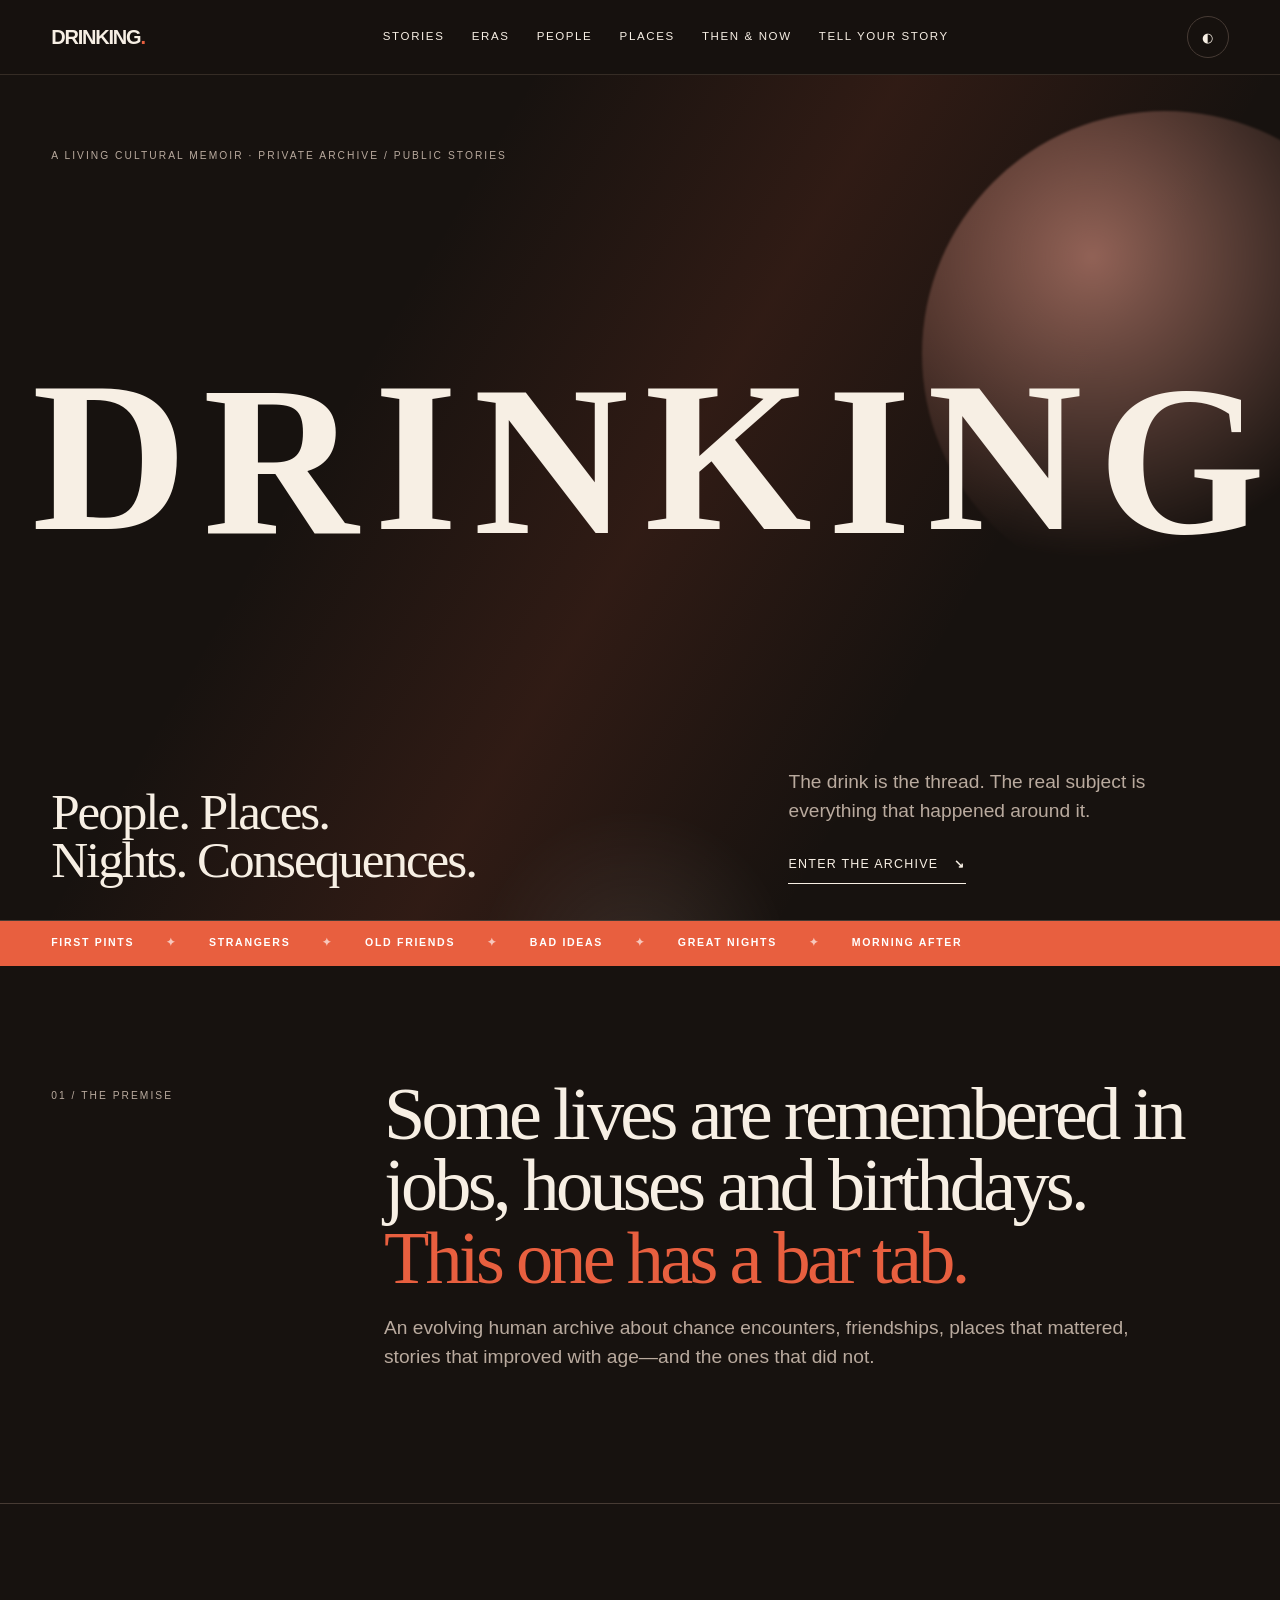
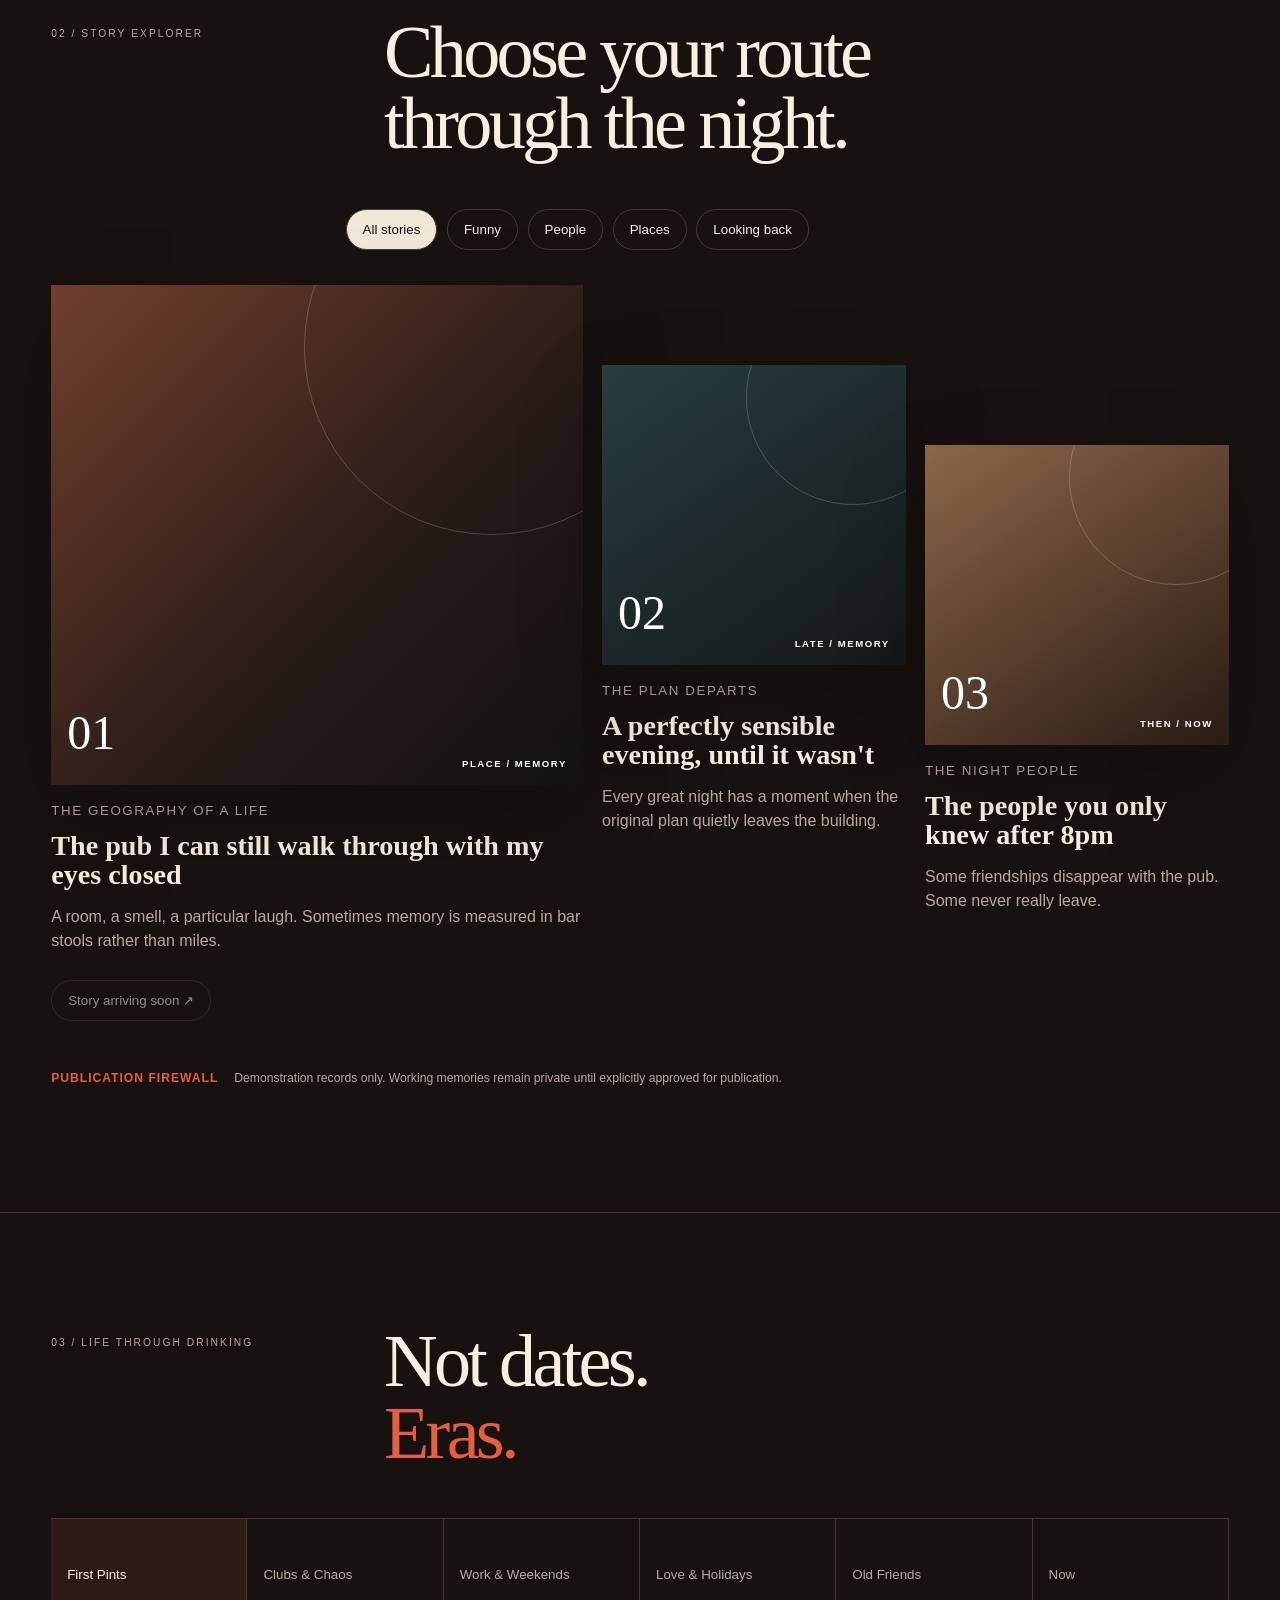
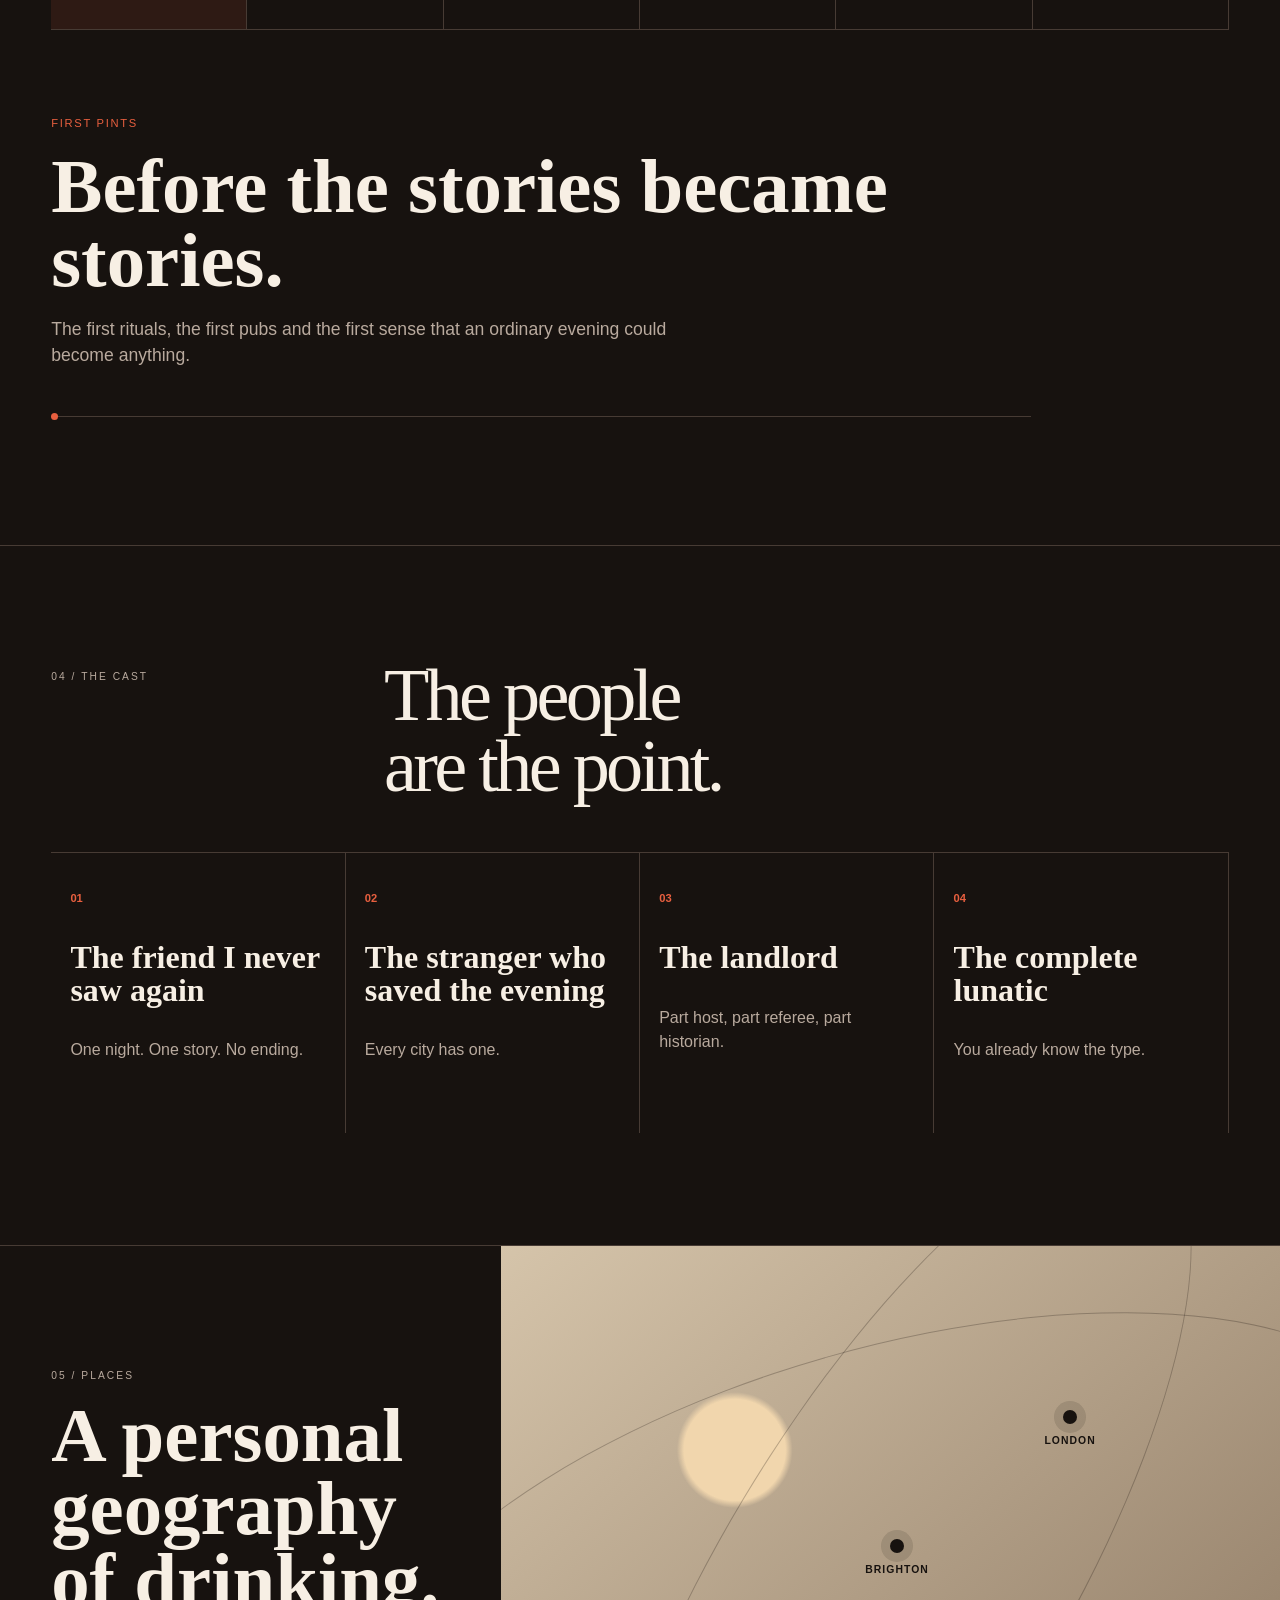
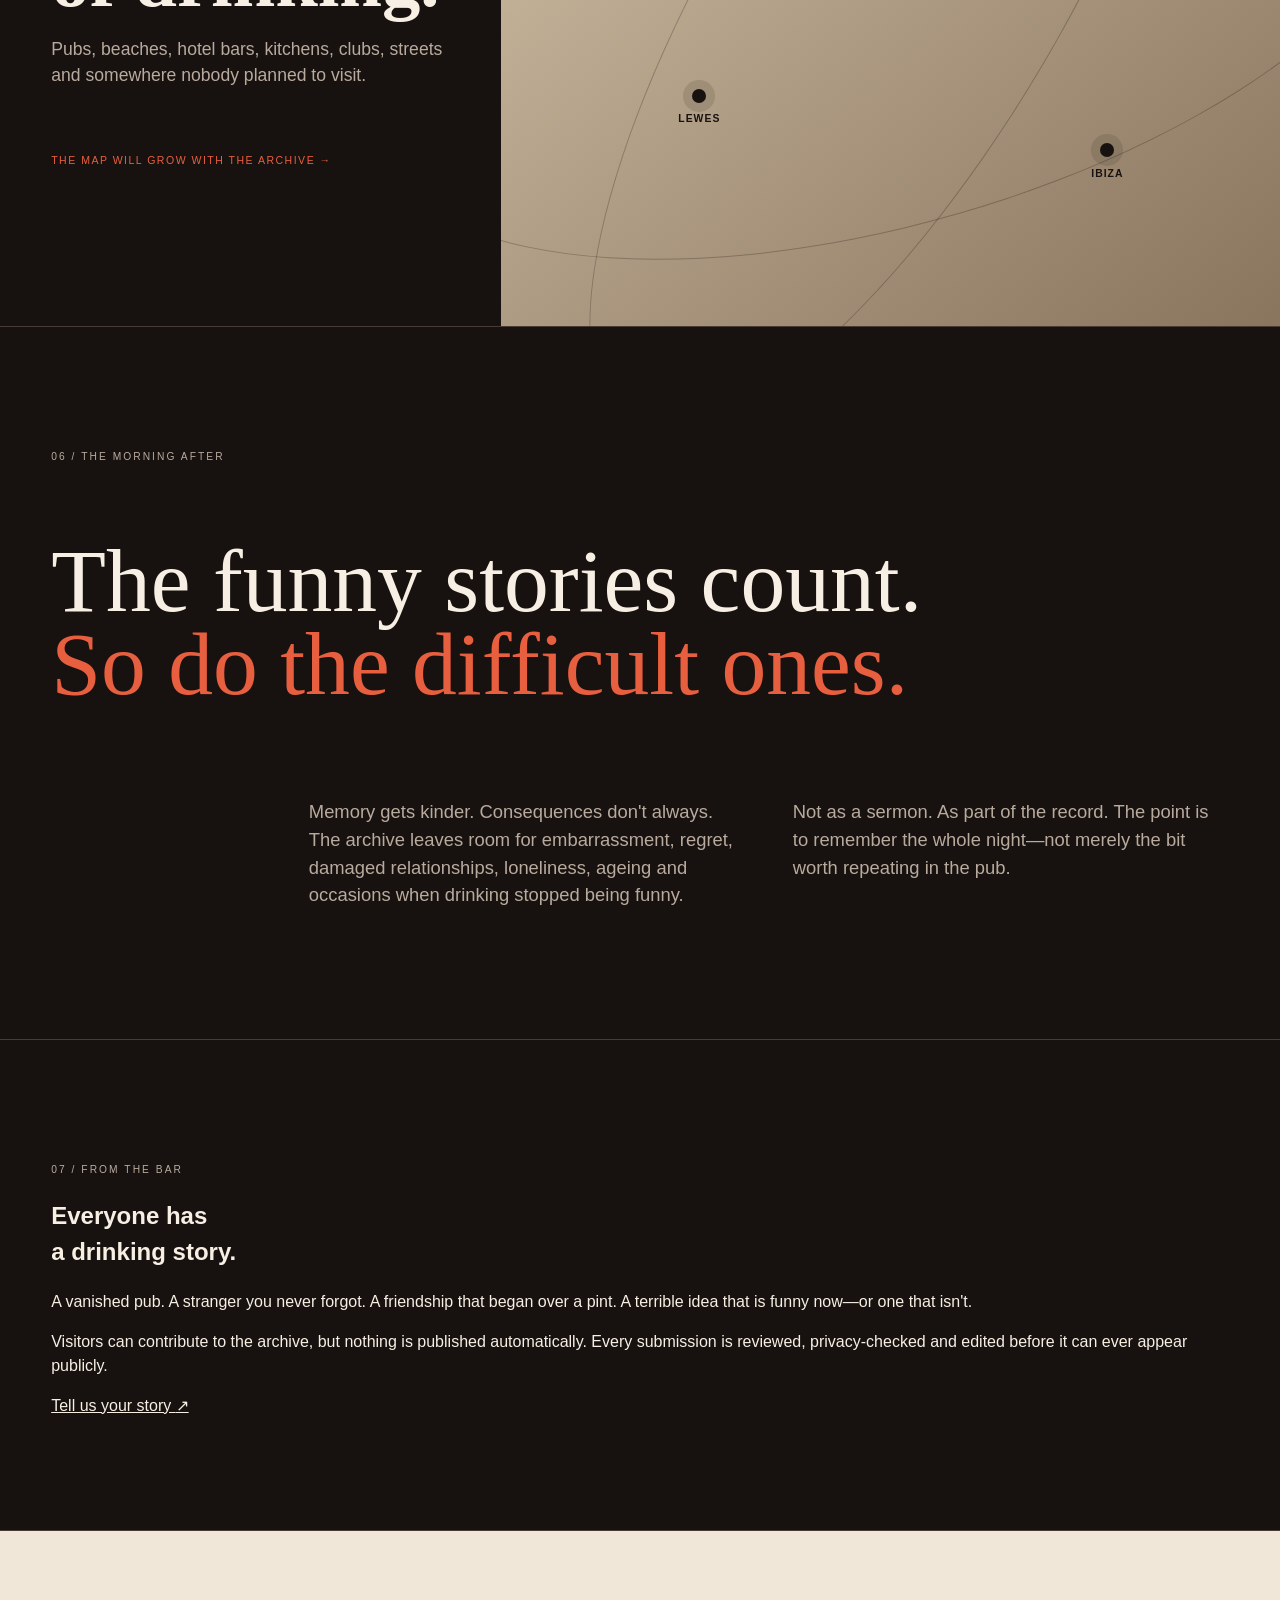
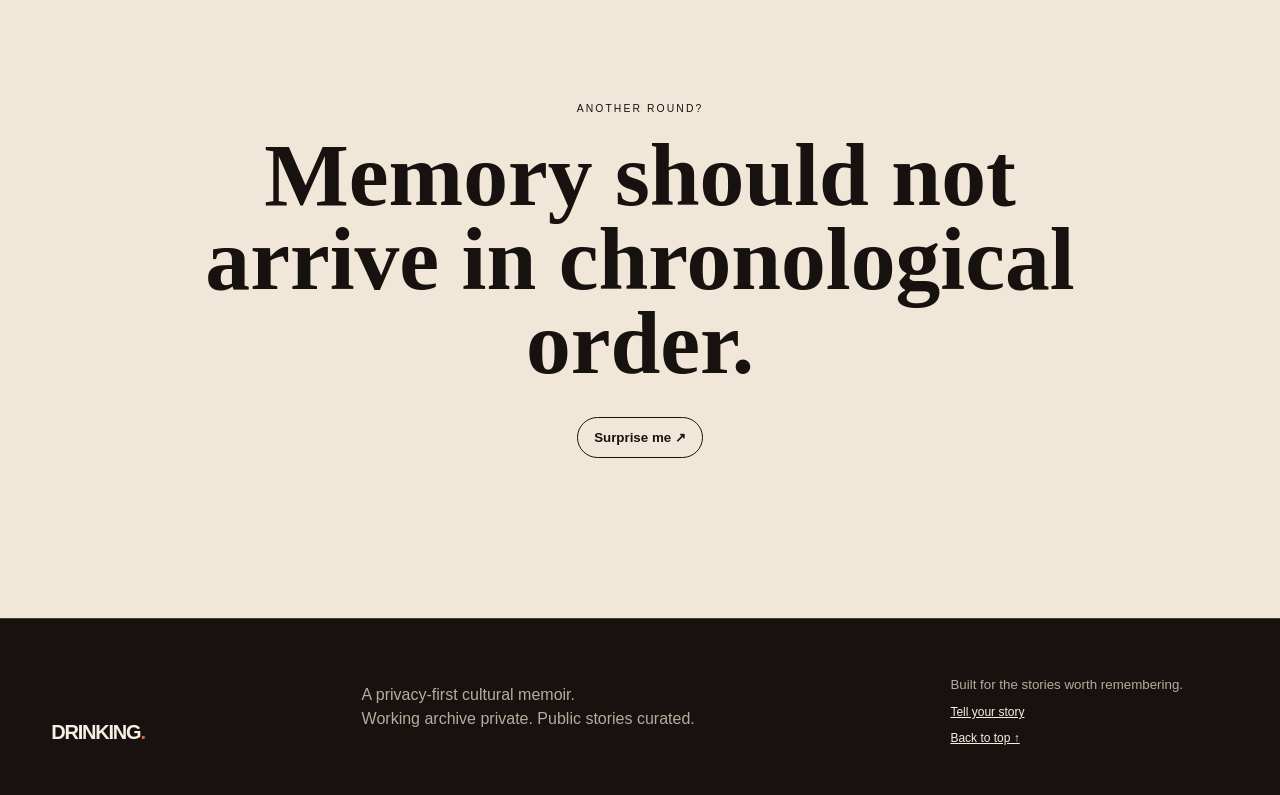
<file: index.html>
<!doctype html><html lang="en" data-theme="dark"><head><meta charset="utf-8"><meta name="viewport" content="width=device-width,initial-scale=1"><meta name="theme-color" content="#17120f"><meta name="description" content="Drinking — a living cultural memoir of people, places, nights and consequences."><title>Drinking — A Life in People & Places</title><link rel="stylesheet" href="assets/site.css"><script defer src="assets/site.js"></script></head><body><a class="skip" href="#main">Skip to content</a><div class="progress" aria-hidden="true"><i></i></div><header><a class="brand" href="#top">DRINKING<span>.</span></a><nav id="nav"><a href="#stories">Stories</a><a href="#timeline">Eras</a><a href="#people">People</a><a href="#places">Places</a><a href="#after">Then &amp; now</a><a href="submit.html">Tell your story</a></nav><div class="controls"><button id="theme" aria-label="Switch colour theme">◐</button><button id="menu" aria-controls="nav" aria-expanded="false">MENU</button></div></header><main id="main"><section class="hero" id="top"><div class="orb o1"></div><div class="orb o2"></div><p class="eyebrow">A LIVING CULTURAL MEMOIR · PRIVATE ARCHIVE / PUBLIC STORIES</p><div class="heroWord" aria-label="Drinking"><span>D</span><span>R</span><span>I</span><span>N</span><span>K</span><span>I</span><span>N</span><span>G</span></div><div class="heroBottom"><h1>People. Places.<br>Nights. Consequences.</h1><div><p>The drink is the thread. The real subject is everything that happened around it.</p><a class="enter" href="#stories">Enter the archive <b>↘</b></a></div></div></section><aside class="ticker" aria-label="Project themes"><div>FIRST PINTS</div><i>✦</i><div>STRANGERS</div><i>✦</i><div>OLD FRIENDS</div><i>✦</i><div>BAD IDEAS</div><i>✦</i><div>GREAT NIGHTS</div><i>✦</i><div>MORNING AFTER</div></aside><section class="manifesto reveal"><p class="num">01 / THE PREMISE</p><div><h2>Some lives are remembered in jobs, houses and birthdays.</h2><h2 class="accent">This one has a bar tab.</h2><p class="lede">An evolving human archive about chance encounters, friendships, places that mattered, stories that improved with age—and the ones that did not.</p></div></section><section id="stories" class="reveal"><div class="sectionHead"><p class="num">02 / STORY EXPLORER</p><h2>Choose your route<br>through the night.</h2></div><div class="filters" role="group" aria-label="Filter stories"><button class="active" data-filter="all">All stories</button><button data-filter="funny">Funny</button><button data-filter="people">People</button><button data-filter="places">Places</button><button data-filter="reflection">Looking back</button></div><div id="cards" class="cards"><article class="feature" data-tags="people places"><div class="art a1"><span>01</span><em>PLACE / MEMORY</em></div><small>THE GEOGRAPHY OF A LIFE</small><h3>The pub I can still walk through with my eyes closed</h3><p>A room, a smell, a particular laugh. Sometimes memory is measured in bar stools rather than miles.</p><button class="ghost" disabled>Story arriving soon ↗</button></article><article data-tags="funny places"><div class="art a2"><span>02</span><em>LATE / MEMORY</em></div><small>THE PLAN DEPARTS</small><h3>A perfectly sensible evening, until it wasn't</h3><p>Every great night has a moment when the original plan quietly leaves the building.</p></article><article data-tags="people reflection"><div class="art a3"><span>03</span><em>THEN / NOW</em></div><small>THE NIGHT PEOPLE</small><h3>The people you only knew after 8pm</h3><p>Some friendships disappear with the pub. Some never really leave.</p></article></div><p class="privacy-note"><b>PUBLICATION FIREWALL</b> Demonstration records only. Working memories remain private until explicitly approved for publication.</p></section><section id="timeline" class="timeline reveal"><div class="sectionHead"><p class="num">03 / LIFE THROUGH DRINKING</p><h2>Not dates.<br><span class="accent">Eras.</span></h2></div><div class="eras"><button class="selected" data-title="Before the stories became stories." data-copy="The first rituals, the first pubs and the first sense that an ordinary evening could become anything.">First Pints</button><button data-title="When midnight was merely a suggestion." data-copy="Music, clubs, taxis, impossible plans and the elastic geography of being young.">Clubs & Chaos</button><button data-title="Different rules. Same instinct." data-copy="Work, weekends and the people who lived on either side of the divide.">Work & Weekends</button><button data-title="Elsewhere changes everything." data-copy="Holidays, romance and places that became inseparable from the people encountered there.">Love & Holidays</button><button data-title="The long table." data-copy="The friendships that survived time, distance, marriages, children and terrible rounds.">Old Friends</button><button data-title="Memory gets edited by age." data-copy="Looking back with more context, less certainty and considerably better judgment after the event.">Now</button></div><div class="eraStage"><span id="eraName">FIRST PINTS</span><h3 id="eraTitle">Before the stories became stories.</h3><p id="eraCopy">The first rituals, the first pubs and the first sense that an ordinary evening could become anything.</p><div class="eraLine"><i></i></div></div></section><section id="people" class="reveal"><div class="sectionHead"><p class="num">04 / THE CAST</p><h2>The people<br>are the point.</h2></div><div class="people"><article><b>01</b><h3>The friend I never saw again</h3><p>One night. One story. No ending.</p></article><article><b>02</b><h3>The stranger who saved the evening</h3><p>Every city has one.</p></article><article><b>03</b><h3>The landlord</h3><p>Part host, part referee, part historian.</p></article><article><b>04</b><h3>The complete lunatic</h3><p>You already know the type.</p></article></div></section><section id="places" class="places reveal"><div class="placeCopy"><p class="num">05 / PLACES</p><h2>A personal geography of drinking.</h2><p>Pubs, beaches, hotel bars, kitchens, clubs, streets and somewhere nobody planned to visit.</p><span>THE MAP WILL GROW WITH THE ARCHIVE →</span></div><div class="map" aria-label="Abstract personal map"><div class="route r1"></div><div class="route r2"></div><button class="pin p1" aria-label="Lewes"><i></i><span>LEWES</span></button><button class="pin p2" aria-label="Brighton"><i></i><span>BRIGHTON</span></button><button class="pin p3" aria-label="London"><i></i><span>LONDON</span></button><button class="pin p4" aria-label="Ibiza"><i></i><span>IBIZA</span></button></div></section><section id="after" class="after reveal"><p class="num">06 / THE MORNING AFTER</p><h2>The funny stories count.<br><em>So do the difficult ones.</em></h2><div><p>Memory gets kinder. Consequences don't always. The archive leaves room for embarrassment, regret, damaged relationships, loneliness, ageing and occasions when drinking stopped being funny.</p><p>Not as a sermon. As part of the record. The point is to remember the whole night—not merely the bit worth repeating in the pub.</p></div></section><section class="contribute reveal"><p class="num">07 / FROM THE BAR</p><div><h2>Everyone has<br>a drinking story.</h2><p>A vanished pub. A stranger you never forgot. A friendship that began over a pint. A terrible idea that is funny now—or one that isn't.</p><p>Visitors can contribute to the archive, but nothing is published automatically. Every submission is reviewed, privacy-checked and edited before it can ever appear publicly.</p><a class="submit-cta" href="submit.html">Tell us your story <span>↗</span></a></div></section><section class="round"><p>ANOTHER ROUND?</p><h2>Memory should not arrive in chronological order.</h2><button id="random">Surprise me <span>↗</span></button></section></main><footer><a class="brand" href="#top">DRINKING<span>.</span></a><p>A privacy-first cultural memoir.<br>Working archive private. Public stories curated.</p><div><small>Built for the stories worth remembering.</small><a href="submit.html">Tell your story</a><a href="#top">Back to top ↑</a></div></footer></body></html>
</file>
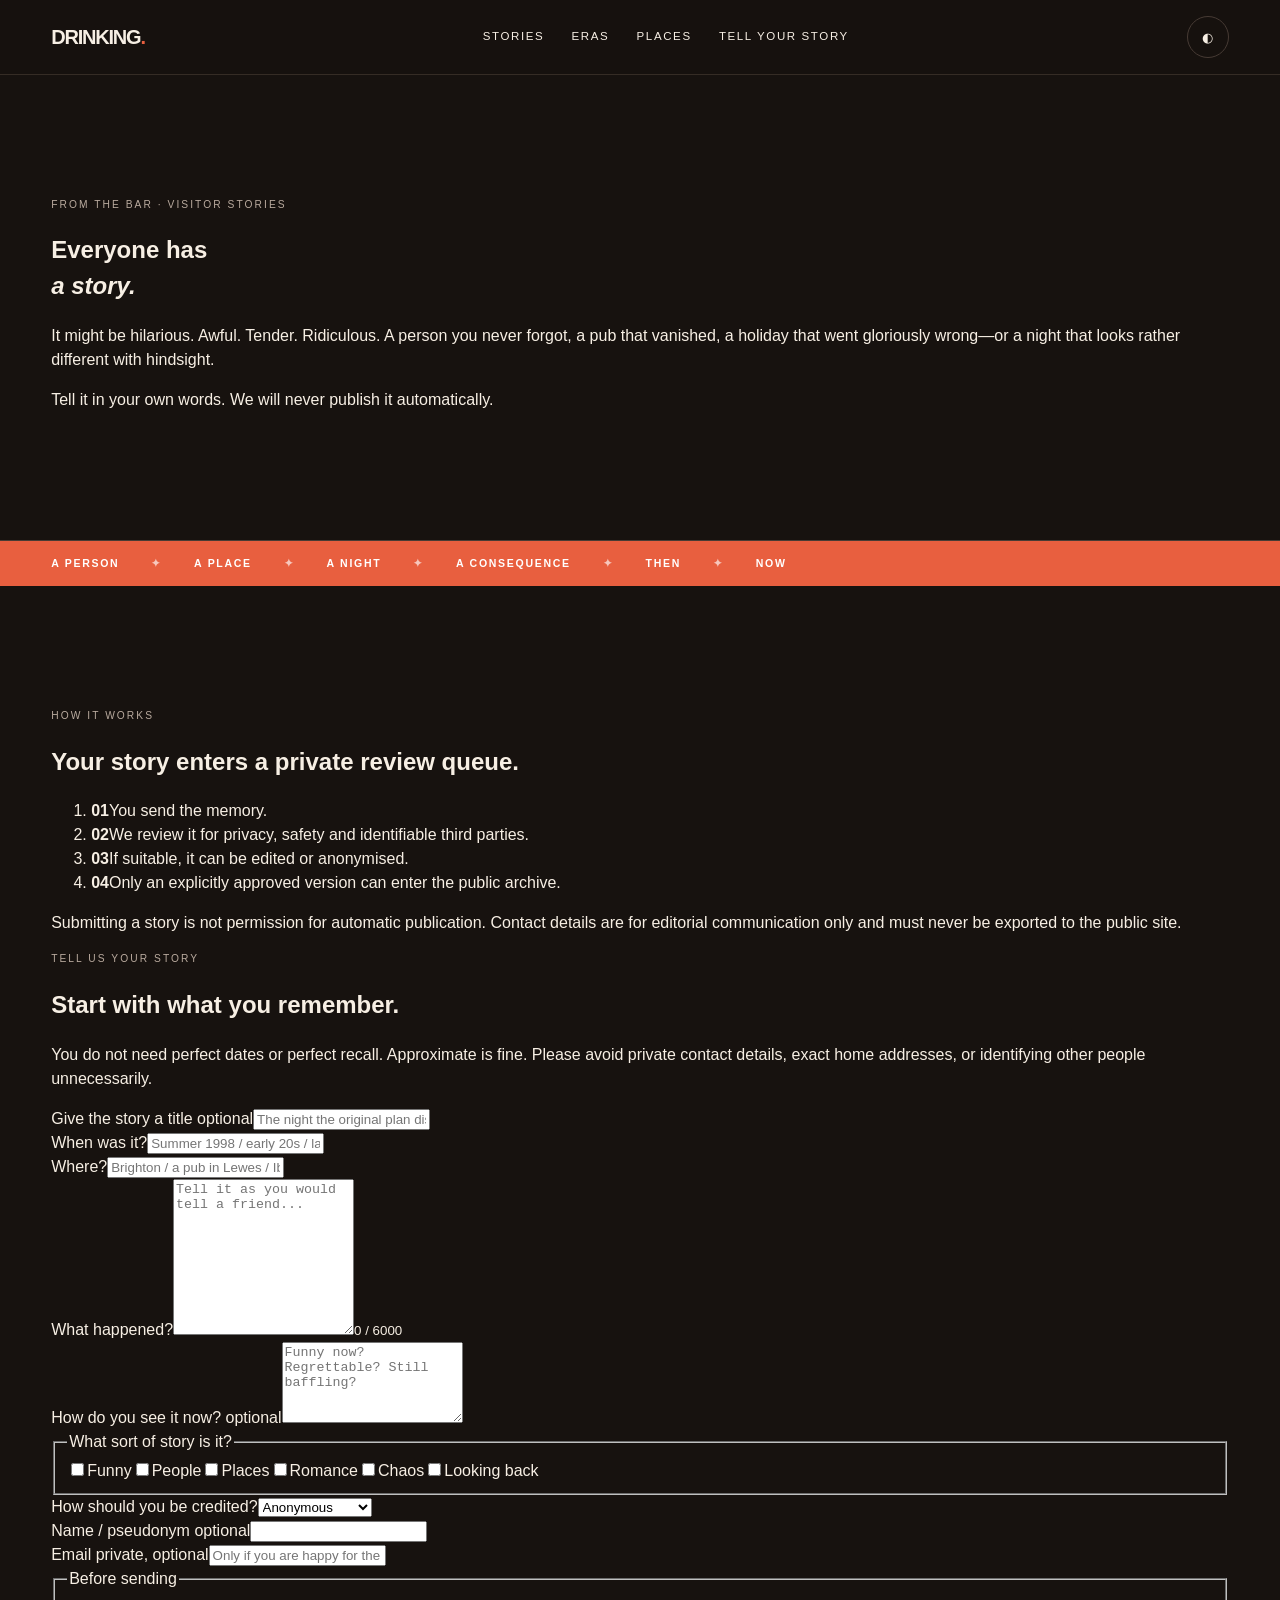
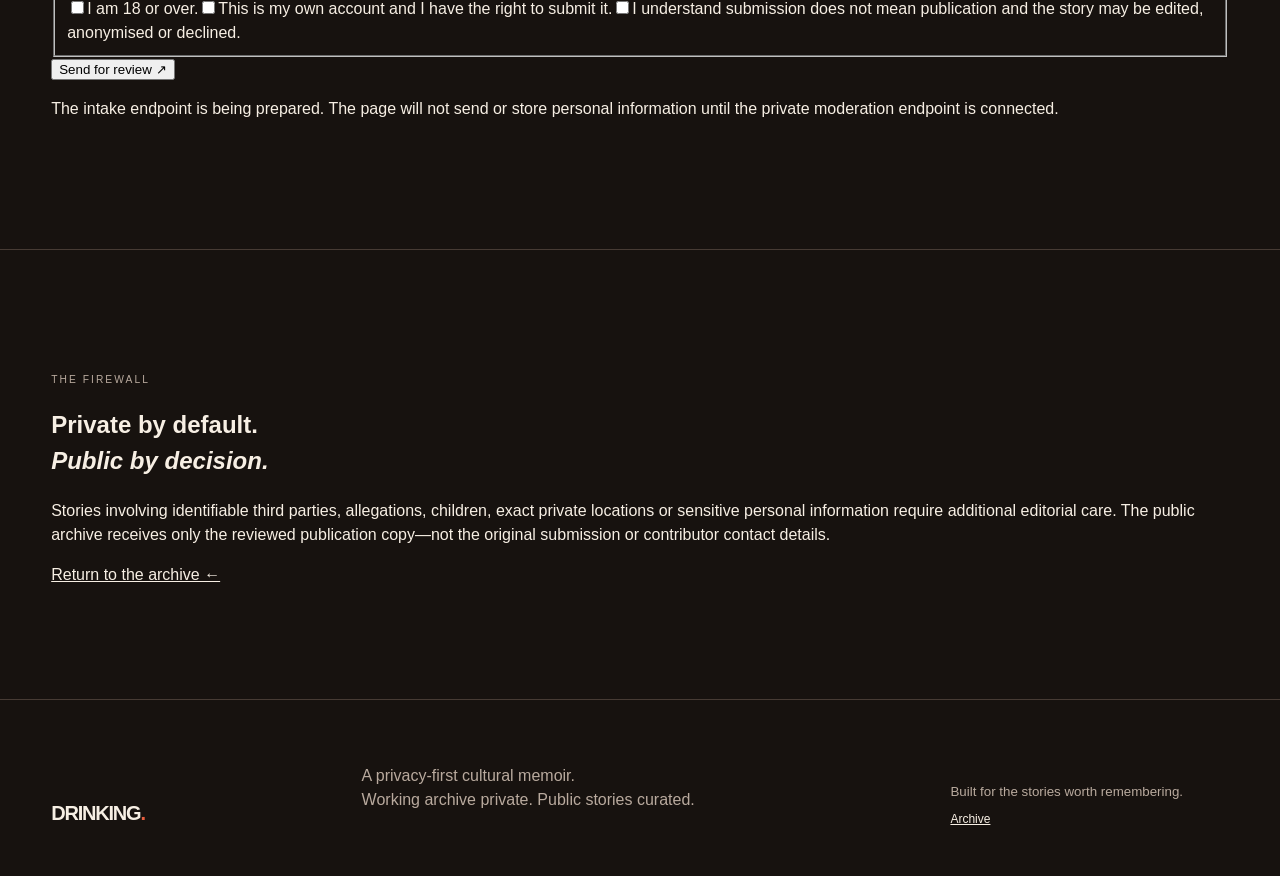
<file: submit.html>
<!doctype html><html lang="en" data-theme="dark"><head><meta charset="utf-8"><meta name="viewport" content="width=device-width,initial-scale=1"><meta name="theme-color" content="#17120f"><meta name="description" content="Tell Drinking your story — a moderated contribution to a living cultural archive."><title>Tell Your Story — Drinking</title><link rel="stylesheet" href="assets/site.css"><script defer src="assets/site.js"></script></head><body class="submission-page"><a class="skip" href="#main">Skip to content</a><header><a class="brand" href="index.html">DRINKING<span>.</span></a><nav id="nav"><a href="index.html#stories">Stories</a><a href="index.html#timeline">Eras</a><a href="index.html#places">Places</a><a href="submit.html" aria-current="page">Tell your story</a></nav><div class="controls"><button id="theme" aria-label="Switch colour theme">◐</button><button id="menu" aria-controls="nav" aria-expanded="false">MENU</button></div></header><main id="main"><section class="submit-hero"><p class="eyebrow">FROM THE BAR · VISITOR STORIES</p><h1>Everyone has<br><em>a story.</em></h1><div><p>It might be hilarious. Awful. Tender. Ridiculous. A person you never forgot, a pub that vanished, a holiday that went gloriously wrong—or a night that looks rather different with hindsight.</p><p>Tell it in your own words. We will never publish it automatically.</p></div></section><aside class="ticker" aria-label="Story prompts"><div>A PERSON</div><i>✦</i><div>A PLACE</div><i>✦</i><div>A NIGHT</div><i>✦</i><div>A CONSEQUENCE</div><i>✦</i><div>THEN</div><i>✦</i><div>NOW</div></aside><section class="submission-grid"><aside><p class="num">HOW IT WORKS</p><h2>Your story enters a private review queue.</h2><ol><li><b>01</b><span>You send the memory.</span></li><li><b>02</b><span>We review it for privacy, safety and identifiable third parties.</span></li><li><b>03</b><span>If suitable, it can be edited or anonymised.</span></li><li><b>04</b><span>Only an explicitly approved version can enter the public archive.</span></li></ol><p class="moderation-note">Submitting a story is not permission for automatic publication. Contact details are for editorial communication only and must never be exported to the public site.</p></aside><div class="story-form-shell"><div class="form-intro"><p class="num">TELL US YOUR STORY</p><h2>Start with what you remember.</h2><p>You do not need perfect dates or perfect recall. Approximate is fine. Please avoid private contact details, exact home addresses, or identifying other people unnecessarily.</p></div><form id="storyForm"><div class="field wide"><label for="title">Give the story a title <span>optional</span></label><input id="title" name="title" maxlength="120" placeholder="The night the original plan disappeared"></div><div class="field"><label for="era">When was it?</label><input id="era" name="era" maxlength="80" placeholder="Summer 1998 / early 20s / last year"></div><div class="field"><label for="place">Where?</label><input id="place" name="place" maxlength="120" placeholder="Brighton / a pub in Lewes / Ibiza"></div><div class="field wide"><label for="story">What happened?</label><textarea id="story" name="story" required maxlength="6000" rows="10" placeholder="Tell it as you would tell a friend..."></textarea><small><span id="storyCount">0</span> / 6000</small></div><div class="field wide"><label for="lookingback">How do you see it now? <span>optional</span></label><textarea id="lookingback" name="lookingback" maxlength="2000" rows="5" placeholder="Funny now? Regrettable? Still baffling?"></textarea></div><fieldset class="field wide"><legend>What sort of story is it?</legend><div class="chips"><label><input type="checkbox" name="tags" value="funny"><span>Funny</span></label><label><input type="checkbox" name="tags" value="people"><span>People</span></label><label><input type="checkbox" name="tags" value="places"><span>Places</span></label><label><input type="checkbox" name="tags" value="romance"><span>Romance</span></label><label><input type="checkbox" name="tags" value="chaos"><span>Chaos</span></label><label><input type="checkbox" name="tags" value="reflection"><span>Looking back</span></label></div></fieldset><div class="field"><label for="byline">How should you be credited?</label><select id="byline" name="byline"><option value="anonymous">Anonymous</option><option value="first-name">First name only</option><option value="pseudonym">Pseudonym</option><option value="full-name">Full name</option></select></div><div class="field"><label for="name">Name / pseudonym <span>optional</span></label><input id="name" name="name" maxlength="100"></div><div class="field wide"><label for="email">Email <span>private, optional</span></label><input id="email" name="email" type="email" autocomplete="email" maxlength="254" placeholder="Only if you are happy for the editor to contact you"></div><fieldset class="field wide consent"><legend>Before sending</legend><label><input type="checkbox" required name="adult"><span>I am 18 or over.</span></label><label><input type="checkbox" required name="rights"><span>This is my own account and I have the right to submit it.</span></label><label><input type="checkbox" required name="review"><span>I understand submission does not mean publication and the story may be edited, anonymised or declined.</span></label></fieldset><div class="field wide"><button class="submit-button" type="submit">Send for review <span>↗</span></button><p class="form-status" id="formStatus" role="status">The intake endpoint is being prepared. The page will not send or store personal information until the private moderation endpoint is connected.</p></div></form></div></section><section class="submission-policy"><p class="num">THE FIREWALL</p><h2>Private by default.<br><em>Public by decision.</em></h2><p>Stories involving identifiable third parties, allegations, children, exact private locations or sensitive personal information require additional editorial care. The public archive receives only the reviewed publication copy—not the original submission or contributor contact details.</p><a href="index.html">Return to the archive ←</a></section></main><footer><a class="brand" href="index.html">DRINKING<span>.</span></a><p>A privacy-first cultural memoir.<br>Working archive private. Public stories curated.</p><div><small>Built for the stories worth remembering.</small><a href="index.html">Archive</a></div></footer></body></html>
</file>
<file: assets/site.css>
:root{--bg:#17120f;--bg2:#211814;--paper:#f0e7d8;--ink:#f7efe4;--muted:#b9aa9e;--accent:#e85f3f;--line:#473b34;--glass:rgba(23,18,15,.82);--shadow:0 30px 80px rgba(0,0,0,.22);--serif:Georgia,'Times New Roman',serif;--sans:Arial,Helvetica,sans-serif}html[data-theme="light"]{--bg:#eee5d8;--bg2:#e5d7c8;--paper:#181311;--ink:#1b1512;--muted:#665c55;--accent:#c9452c;--line:#c7b7a7;--glass:rgba(238,229,216,.88);--shadow:0 30px 80px rgba(86,62,47,.16)}*{box-sizing:border-box}html{scroll-behavior:smooth}body{margin:0;background:var(--bg);color:var(--ink);font-family:var(--sans);line-height:1.5;transition:background .35s,color .35s}a{color:inherit}.skip{position:absolute;left:-9999px}.skip:focus{left:1rem;top:1rem;z-index:99;background:var(--paper);color:var(--bg);padding:.75rem 1rem}.progress{position:fixed;top:0;left:0;width:100%;height:2px;z-index:80}.progress i{display:block;width:0;height:100%;background:var(--accent)}header{position:sticky;top:0;z-index:40;display:flex;justify-content:space-between;align-items:center;padding:1rem 4vw;background:var(--glass);backdrop-filter:blur(16px);border-bottom:1px solid color-mix(in srgb,var(--line) 65%,transparent)}.brand{font-weight:900;letter-spacing:-.06em;font-size:1.25rem;text-decoration:none}.brand span,.accent{color:var(--accent)}nav{display:flex;gap:1.7rem}nav a{text-decoration:none;font-size:.72rem;text-transform:uppercase;letter-spacing:.14em;position:relative}nav a:after{content:"";position:absolute;left:0;right:100%;bottom:-5px;height:1px;background:var(--accent);transition:right .2s}nav a:hover:after,nav a:focus-visible:after{right:0}.controls{display:flex;gap:.35rem}.controls button{border:1px solid var(--line);background:transparent;color:var(--ink);border-radius:999px;min-width:42px;min-height:42px;cursor:pointer}#menu{display:none;padding:0 .9rem}.hero{min-height:94svh;padding:7vh 4vw 4vh;position:relative;overflow:hidden;display:grid;grid-template-rows:auto 1fr auto;border-bottom:1px solid var(--line);isolation:isolate}.hero:before{content:"";position:absolute;inset:0;background:linear-gradient(120deg,transparent 30%,color-mix(in srgb,var(--accent) 12%,transparent),transparent 72%);z-index:-2}.orb{position:absolute;border-radius:50%;filter:blur(1px);z-index:-1;opacity:.55}.o1{width:38vw;height:38vw;right:-10vw;top:4vh;background:radial-gradient(circle at 35% 30%,color-mix(in srgb,var(--accent) 58%,white),transparent 65%)}.o2{width:25vw;height:25vw;left:37vw;bottom:-16vw;background:radial-gradient(circle,color-mix(in srgb,var(--paper) 18%,transparent),transparent 70%)}.eyebrow,.num{font-size:.64rem;letter-spacing:.2em;text-transform:uppercase;color:var(--muted)}.heroWord{display:flex;align-items:center;justify-content:space-between;font-family:var(--serif);font-size:clamp(4.2rem,16.8vw,16rem);line-height:.8;letter-spacing:-.11em;margin:auto -1vw auto -1.5vw;font-weight:700}.heroWord span{display:inline-block;transition:transform .35s cubic-bezier(.2,.8,.2,1)}.heroWord span:nth-child(odd){transform:translateY(-.02em)}.hero:hover .heroWord span:nth-child(odd){transform:translateY(-.08em)}.hero:hover .heroWord span:nth-child(even){transform:translateY(.08em)}.heroBottom{display:grid;grid-template-columns:1.5fr 1fr;gap:6vw;align-items:end}.heroBottom h1{font-family:var(--serif);font-weight:400;font-size:clamp(2.1rem,4vw,4.8rem);line-height:.94;letter-spacing:-.04em;margin:0}.heroBottom>div{max-width:520px;margin-left:auto}.heroBottom p{font-size:clamp(1rem,1.5vw,1.25rem);color:var(--muted)}.enter{display:inline-flex;gap:1rem;align-items:center;text-decoration:none;border-bottom:1px solid var(--ink);padding:.6rem 0;font-size:.78rem;letter-spacing:.1em;text-transform:uppercase}.enter b{transition:transform .2s}.enter:hover b{transform:translate(.25rem,.25rem)}.ticker{display:flex;align-items:center;gap:2rem;overflow:hidden;white-space:nowrap;padding:.9rem 4vw;background:var(--accent);color:#fff;font-size:.66rem;font-weight:800;letter-spacing:.16em}.ticker i{font-style:normal;opacity:.65}section{padding:7rem 4vw;border-bottom:1px solid var(--line)}.manifesto{display:grid;grid-template-columns:1fr 3fr;gap:4vw}.manifesto h2,.sectionHead h2{font-family:var(--serif);font-weight:400;font-size:clamp(2.7rem,5.8vw,6rem);line-height:.96;letter-spacing:-.05em;margin:.1rem 0}.lede{max-width:760px;font-size:1.2rem;color:var(--muted)}.sectionHead{display:grid;grid-template-columns:1fr 3fr;gap:4vw;margin-bottom:3rem}.filters{display:flex;gap:.6rem;flex-wrap:wrap;margin:0 0 2.2rem 25%}.filters button,.round button,.ghost{border:1px solid var(--line);background:transparent;color:var(--ink);padding:.75rem 1rem;border-radius:999px;cursor:pointer}.filters button.active,.filters button:hover{background:var(--paper);color:var(--bg)}.cards{display:grid;grid-template-columns:1.75fr 1fr 1fr;gap:1.2rem;align-items:start}.cards article{transition:opacity .28s,transform .28s}.cards article:nth-child(2){margin-top:5rem}.cards article:nth-child(3){margin-top:10rem}.cards article.hidden{opacity:.12;transform:scale(.975);pointer-events:none}.art{height:300px;display:flex;justify-content:space-between;align-items:flex-end;padding:1rem;font-family:var(--serif);overflow:hidden;position:relative;box-shadow:var(--shadow)}.feature .art{height:500px}.art:before{content:"";position:absolute;width:70%;aspect-ratio:1;border:1px solid rgba(255,255,255,.2);border-radius:50%;right:-18%;top:-25%;transition:transform .45s}.cards article:hover .art:before{transform:scale(1.16) rotate(12deg)}.art span{font-size:3rem;z-index:1}.art em{font:700 .6rem var(--sans);letter-spacing:.16em;z-index:1}.a1{background:linear-gradient(135deg,#713f2d,#251916 62%,#131211);color:#fff}.a2{background:linear-gradient(145deg,#283d40,#151719);color:#fff}.a3{background:linear-gradient(145deg,#8b6648,#2a1b15);color:#fff}.cards small{display:block;margin-top:1rem;color:var(--muted);letter-spacing:.12em}.cards h3{font-family:var(--serif);font-size:clamp(1.65rem,2.2vw,2.5rem);line-height:1.02;margin:.65rem 0}.cards p,.privacy-note{color:var(--muted)}.ghost{margin-top:.7rem;opacity:.55;cursor:default}.privacy-note{font-size:.76rem;margin-top:3rem;display:flex;gap:1rem;max-width:850px}.privacy-note b{color:var(--accent);letter-spacing:.08em}.eras{display:grid;grid-template-columns:repeat(6,1fr);border-top:1px solid var(--line);border-bottom:1px solid var(--line)}.eras button{background:none;border:0;border-right:1px solid var(--line);color:var(--muted);padding:2rem 1rem;text-align:left;cursor:pointer;min-height:110px;transition:background .2s,color .2s}.eras button.selected{color:var(--ink);background:color-mix(in srgb,var(--accent) 11%,transparent)}.eraStage{padding:5rem 0 1rem;max-width:980px}.eraStage span{color:var(--accent);font-size:.7rem;letter-spacing:.15em}.eraStage h3{font-family:var(--serif);font-size:clamp(2.7rem,6vw,6.4rem);line-height:.96;margin:1rem 0}.eraStage p{color:var(--muted);max-width:670px;font-size:1.1rem}.eraLine{height:1px;background:var(--line);margin-top:3rem;position:relative}.eraLine i{position:absolute;top:-3px;left:0;width:7px;height:7px;border-radius:50%;background:var(--accent);transition:left .35s}.people{display:grid;grid-template-columns:repeat(4,1fr);border-top:1px solid var(--line)}.people article{padding:2rem 1.2rem;border-right:1px solid var(--line);min-height:280px;transition:background .25s,transform .25s}.people article:hover{background:color-mix(in srgb,var(--accent) 8%,transparent);transform:translateY(-7px)}.people b{font-size:.7rem;color:var(--accent)}.people h3{font-family:var(--serif);font-size:2rem;line-height:1.02}.people p{color:var(--muted)}.places{display:grid;grid-template-columns:.9fr 1.4fr;padding:0}.placeCopy{padding:7rem 4vw}.places h2{font-family:var(--serif);font-size:clamp(3rem,6vw,6rem);line-height:.95;margin:1rem 0}.placeCopy>p:not(.num){color:var(--muted);font-size:1.1rem}.placeCopy span{display:block;margin-top:4rem;font-size:.66rem;letter-spacing:.14em;color:var(--accent)}.map{min-height:680px;position:relative;background:radial-gradient(circle at 30% 30%,#f1d6ad 0 7%,transparent 8%),linear-gradient(140deg,#d5c4aa,#89745e);overflow:hidden;color:#17120f}.route{position:absolute;border:1px solid rgba(23,18,15,.26);border-radius:50%}.r1{inset:15% -20%;transform:rotate(-16deg)}.r2{inset:-25% 28%;transform:rotate(31deg)}.pin{position:absolute;border:0;background:none;color:#17120f;font-weight:800;font-size:.65rem;letter-spacing:.1em;cursor:pointer}.pin i{display:block;width:14px;height:14px;border-radius:50%;background:#17120f;box-shadow:0 0 0 9px rgba(23,18,15,.12);margin:auto auto .65rem;transition:box-shadow .25s,transform .25s}.pin:hover i{transform:scale(1.2);box-shadow:0 0 0 16px rgba(23,18,15,.1)}.p1{left:22%;top:65%}.p2{left:46%;top:43%}.p3{left:69%;top:24%}.p4{left:75%;top:73%}.after h2{font-family:var(--serif);font-weight:400;font-size:clamp(3rem,7vw,7.4rem);line-height:.93}.after h2 em{color:var(--accent);font-style:normal}.after>div{display:grid;grid-template-columns:1fr 1fr;gap:3rem;max-width:920px;margin-left:auto;color:var(--muted);font-size:1.15rem}.round{text-align:center;background:var(--paper);color:var(--bg);padding:10rem 4vw}.round p{font-size:.65rem;letter-spacing:.2em}.round h2{font-family:var(--serif);font-size:clamp(3rem,7vw,7rem);line-height:.94;max-width:1000px;margin:1rem auto 2rem}.round button{color:var(--bg);border-color:var(--bg);font-weight:700}.round button span{display:inline-block;transition:transform .2s}.round button:hover span{transform:translate(.25rem,-.25rem)}footer{padding:3rem 4vw;display:grid;grid-template-columns:1fr 2fr 1fr;gap:2rem;align-items:end}footer p,footer small{color:var(--muted)}footer>div{display:flex;flex-direction:column;gap:.5rem}footer>div a{font-size:.75rem}.reveal{opacity:0;transform:translateY(30px);transition:opacity .7s ease,transform .7s ease}.reveal.in{opacity:1;transform:none}@media(max-width:900px){header nav{position:fixed;inset:64px 0 auto 0;background:var(--bg);display:none;flex-direction:column;padding:2rem 5vw;border-bottom:1px solid var(--line)}header nav.open{display:flex}#menu{display:block}.hero{min-height:88svh}.heroBottom,.manifesto,.sectionHead,.places,.after>div{grid-template-columns:1fr}.heroBottom{gap:2rem}.heroWord{font-size:clamp(3.6rem,17vw,9rem)}.manifesto,.sectionHead{gap:1rem}.filters{margin-left:0}.cards{grid-template-columns:1fr}.cards article:nth-child(n){margin-top:0}.feature .art,.art{height:320px}.eras{grid-template-columns:1fr 1fr}.people{grid-template-columns:1fr 1fr}.map{min-height:450px}footer{grid-template-columns:1fr}section{padding:5rem 5vw}.placeCopy{padding:5rem 5vw}}@media(max-width:540px){.heroWord{letter-spacing:-.13em}.heroBottom h1{font-size:2.5rem}.people{grid-template-columns:1fr}.eras{grid-template-columns:1fr}.eras button{min-height:auto}.privacy-note{display:block}.ticker{gap:1.2rem}.map{min-height:390px}}@media(prefers-reduced-motion:reduce){html{scroll-behavior:auto}*,*:before,*:after{transition:none!important;animation:none!important}.reveal{opacity:1;transform:none}}
</file>
